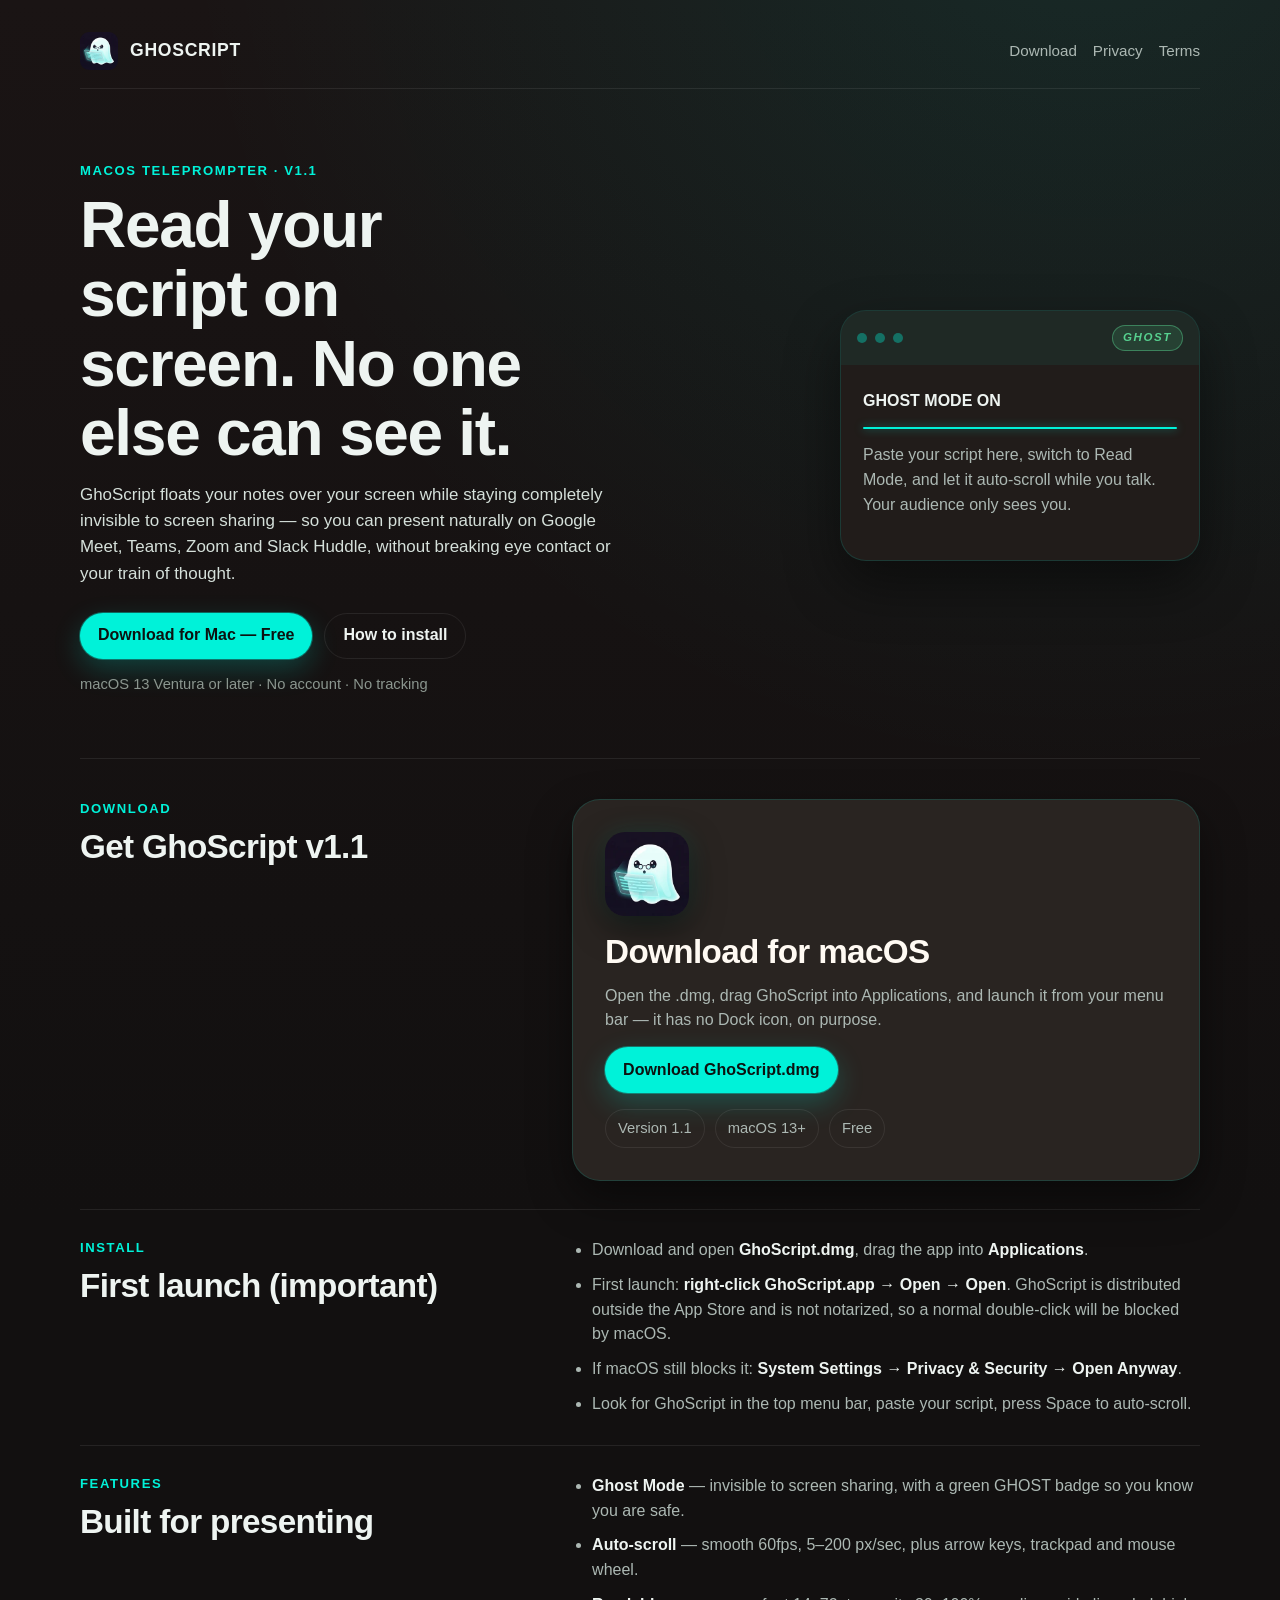
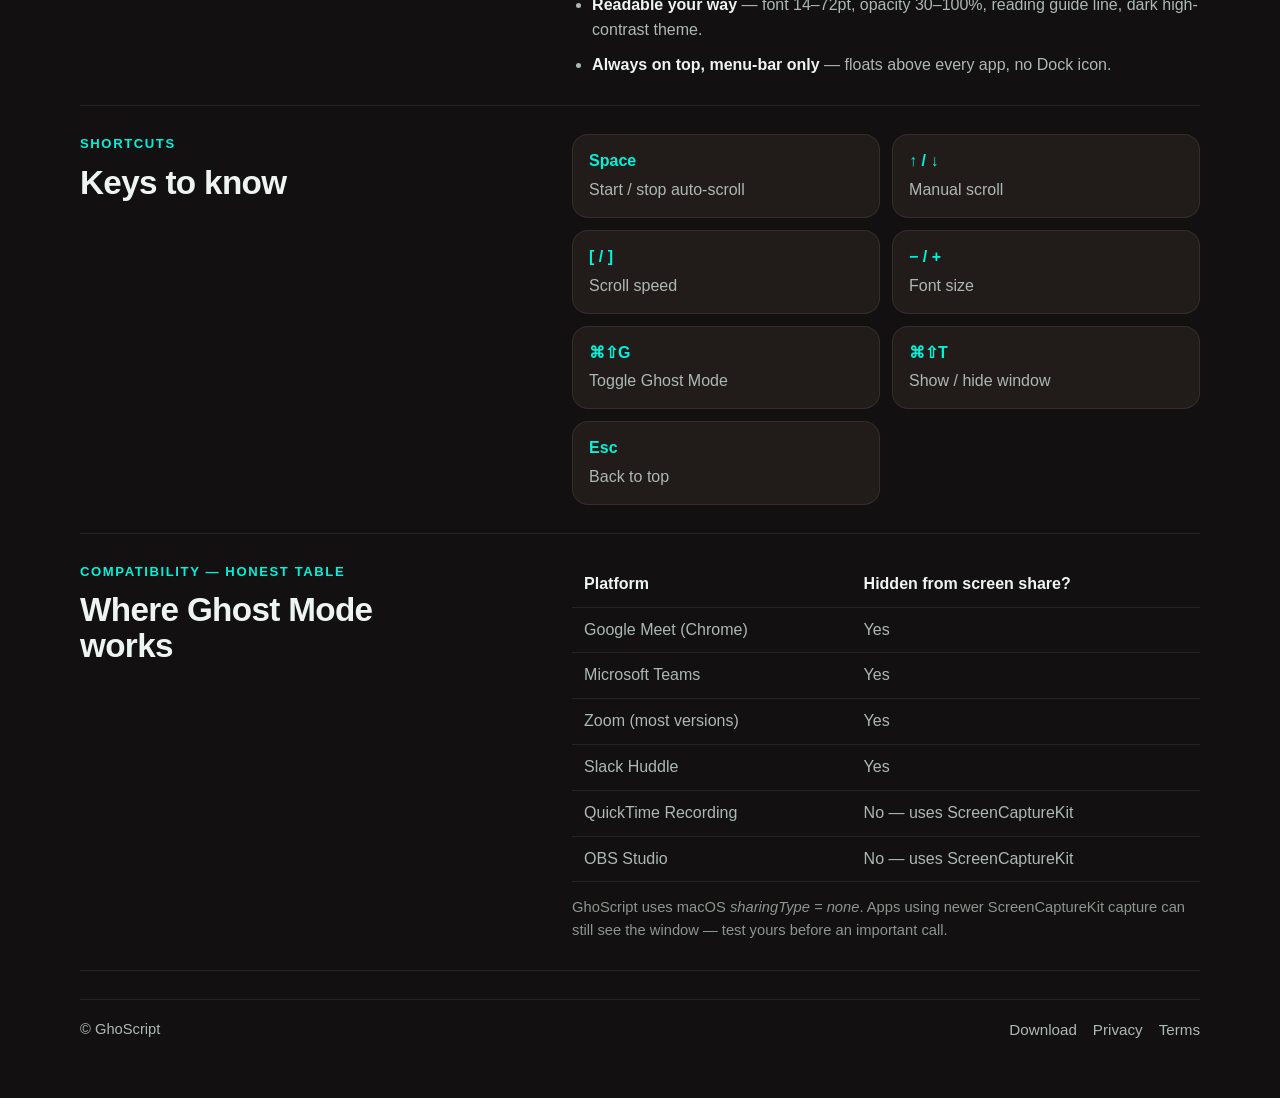
<file: index.html>
<!DOCTYPE html>
<html lang="en">
  <head>
    <meta charset="UTF-8" />
    <meta name="viewport" content="width=device-width, initial-scale=1.0" />
    <title>GhoScript — The Invisible Teleprompter for macOS</title>
    <meta name="description" content="GhoScript is an invisible macOS teleprompter. Read your script during video calls — no one on screen share can see it. Free download for macOS 13+." />
    <link rel="stylesheet" href="./styles.css" />
    <link rel="icon" type="image/png" href="[data-uri]" />
    <meta name="theme-color" content="#121010" />
  </head>
  <body>
    <div class="page-shell">
      <header class="site-header">
        <a class="brand" href="./index.html"><img src="[data-uri]" alt="GhoScript logo" />GhoScript</a>
        <nav class="site-nav">
          <a href="#download">Download</a>
          <a href="./privacy.html">Privacy</a>
          <a href="./terms.html">Terms</a>
        </nav>
      </header>
      <main>
        <section class="hero">
          <div class="hero-copy">
            <p class="eyebrow">macOS teleprompter · v1.1</p>
            <h1>Read your script on screen. No one else can see it.</h1>
            <p class="lede">GhoScript floats your notes over your screen while staying completely invisible to screen sharing — so you can present naturally on Google Meet, Teams, Zoom and Slack Huddle, without breaking eye contact or your train of thought.</p>
            <div class="hero-links">
              <a class="button button-primary" href="https://github.com/HiVannie/GhoScript-intro-website/releases/download/v1.1/GhoScript.dmg">Download for Mac — Free</a>
              <a class="button button-secondary" href="#install">How to install</a>
            </div>
            <p class="footnote" style="margin-top:14px">macOS 13 Ventura or later · No account · No tracking</p>
          </div>
          <div class="hero-panel">
            <div class="mock-window">
              <div class="mock-window-top"><span></span><span></span><span></span><em class="ghost-badge">GHOST</em></div>
              <div class="mock-window-body">
                <p>GHOST MODE ON</p>
                <div class="guide-line"></div>
                <p>Paste your script here, switch to Read Mode, and let it auto-scroll while you talk. Your audience only sees you.</p>
              </div>
            </div>
          </div>
        </section>

        <section class="info-section" id="download">
          <div class="section-heading"><p class="section-label">Download</p><h2>Get GhoScript v1.1</h2></div>
          <div class="section-body">
            <div class="download-card">
              <img class="app-icon" src="[data-uri]" alt="GhoScript app icon" />
              <h2 style="color:#fffaf3">Download for macOS</h2>
              <p>Open the .dmg, drag GhoScript into Applications, and launch it from your menu bar — it has no Dock icon, on purpose.</p>
              <a class="button button-primary" href="https://github.com/HiVannie/GhoScript-intro-website/releases/download/v1.1/GhoScript.dmg">Download GhoScript.dmg</a>
              <div class="download-meta"><span>Version 1.1</span><span>macOS 13+</span><span>Free</span></div>
            </div>
          </div>
        </section>

        <section class="info-section" id="install">
          <div class="section-heading"><p class="section-label">Install</p><h2>First launch (important)</h2></div>
          <div class="section-body">
            <ul class="feature-list">
              <li>Download and open <strong>GhoScript.dmg</strong>, drag the app into <strong>Applications</strong>.</li>
              <li>First launch: <strong>right-click GhoScript.app → Open → Open</strong>. GhoScript is distributed outside the App Store and is not notarized, so a normal double-click will be blocked by macOS.</li>
              <li>If macOS still blocks it: <strong>System Settings → Privacy &amp; Security → Open Anyway</strong>.</li>
              <li>Look for GhoScript in the top menu bar, paste your script, press Space to auto-scroll.</li>
            </ul>
          </div>
        </section>

        <section class="info-section">
          <div class="section-heading"><p class="section-label">Features</p><h2>Built for presenting</h2></div>
          <div class="section-body">
            <ul class="feature-list">
              <li><strong>Ghost Mode</strong> — invisible to screen sharing, with a green GHOST badge so you know you are safe.</li>
              <li><strong>Auto-scroll</strong> — smooth 60fps, 5–200 px/sec, plus arrow keys, trackpad and mouse wheel.</li>
              <li><strong>Readable your way</strong> — font 14–72pt, opacity 30–100%, reading guide line, dark high-contrast theme.</li>
              <li><strong>Always on top, menu-bar only</strong> — floats above every app, no Dock icon.</li>
            </ul>
          </div>
        </section>

        <section class="info-section">
          <div class="section-heading"><p class="section-label">Shortcuts</p><h2>Keys to know</h2></div>
          <div class="section-body">
            <div class="shortcut-grid">
              <div class="shortcut-item"><strong>Space</strong>Start / stop auto-scroll</div>
              <div class="shortcut-item"><strong>↑ / ↓</strong>Manual scroll</div>
              <div class="shortcut-item"><strong>[ / ]</strong>Scroll speed</div>
              <div class="shortcut-item"><strong>− / +</strong>Font size</div>
              <div class="shortcut-item"><strong>⌘⇧G</strong>Toggle Ghost Mode</div>
              <div class="shortcut-item"><strong>⌘⇧T</strong>Show / hide window</div>
              <div class="shortcut-item"><strong>Esc</strong>Back to top</div>
            </div>
          </div>
        </section>

        <section class="info-section platform-section">
          <div class="section-heading"><p class="section-label">Compatibility — honest table</p><h2>Where Ghost Mode works</h2></div>
          <div class="section-body">
            <table class="compat-table">
              <tr><th>Platform</th><th>Hidden from screen share?</th></tr>
              <tr><td>Google Meet (Chrome)</td><td>Yes</td></tr>
              <tr><td>Microsoft Teams</td><td>Yes</td></tr>
              <tr><td>Zoom (most versions)</td><td>Yes</td></tr>
              <tr><td>Slack Huddle</td><td>Yes</td></tr>
              <tr><td>QuickTime Recording</td><td>No — uses ScreenCaptureKit</td></tr>
              <tr><td>OBS Studio</td><td>No — uses ScreenCaptureKit</td></tr>
            </table>
            <p class="footnote" style="margin-top:14px">GhoScript uses macOS <em>sharingType = none</em>. Apps using newer ScreenCaptureKit capture can still see the window — test yours before an important call.</p>
          </div>
        </section>
      </main>
      <footer class="site-footer">
        <span>© GhoScript</span>
        <div class="footer-links"><a href="#download">Download</a><a href="./privacy.html">Privacy</a><a href="./terms.html">Terms</a></div>
      </footer>
    </div>
  </body>
</html>
</file>
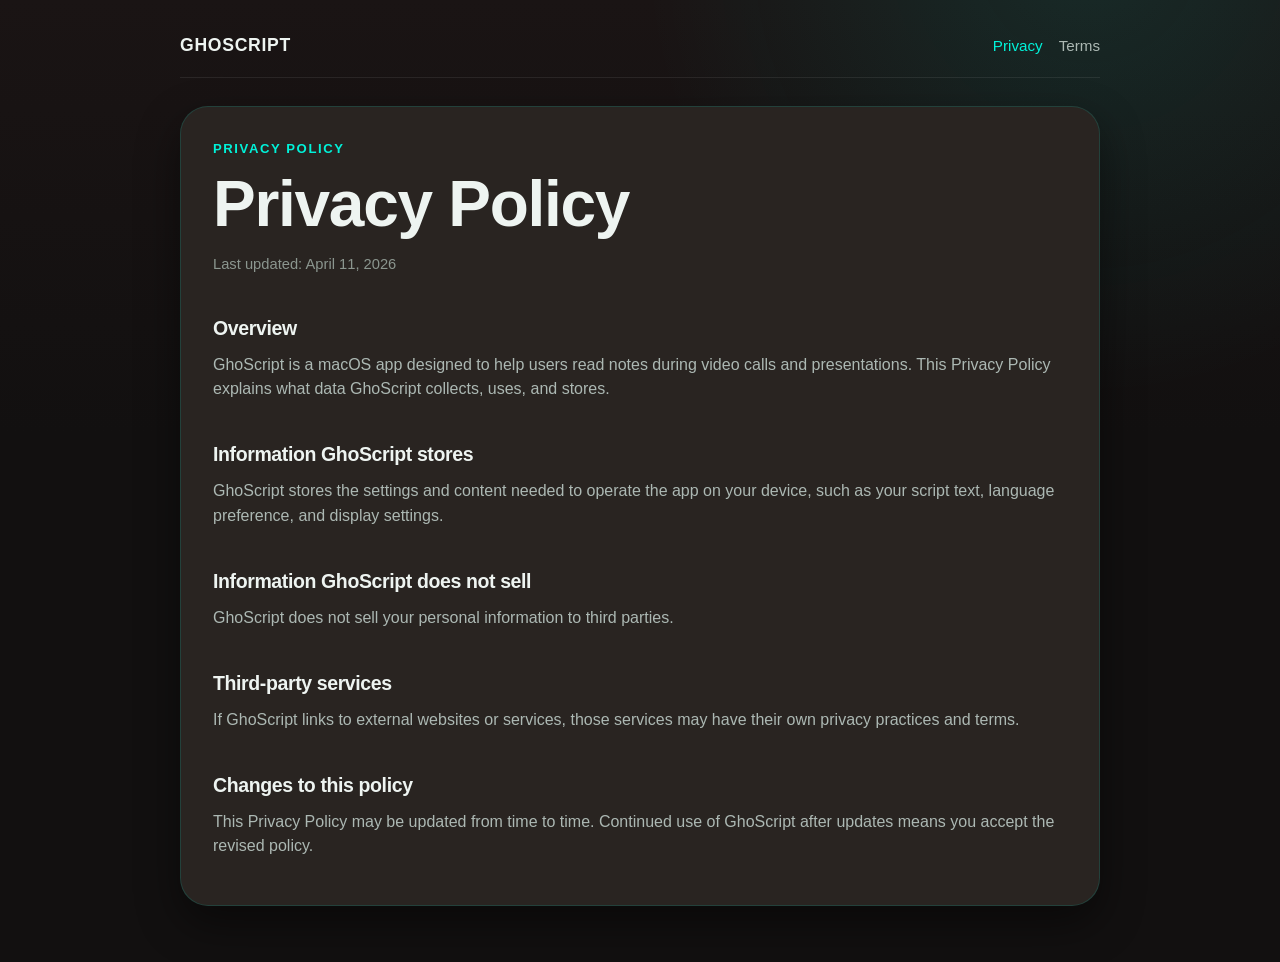
<file: privacy.html>
<!DOCTYPE html>
<html lang="en">
  <head>
    <meta charset="UTF-8" />
    <meta name="viewport" content="width=device-width, initial-scale=1.0" />
    <title>Privacy Policy | GhoScript</title>
    <link rel="stylesheet" href="./styles.css" />
  </head>
  <body>
    <div class="page-shell legal-shell">
      <header class="site-header">
        <a class="brand" href="./index.html">GhoScript</a>
        <nav class="site-nav">
          <a href="./privacy.html" aria-current="page">Privacy</a>
          <a href="./terms.html">Terms</a>
        </nav>
      </header>

      <main class="card legal-card">
        <p class="eyebrow">Privacy Policy</p>
        <h1>Privacy Policy</h1>
        <p class="legal-meta">Last updated: April 11, 2026</p>

        <h2>Overview</h2>
        <p>
          GhoScript is a macOS app designed to help users read notes during
          video calls and presentations. This Privacy Policy explains what data
          GhoScript collects, uses, and stores.
        </p>

        <h2>Information GhoScript stores</h2>
        <p>
          GhoScript stores the settings and content needed to operate the app on
          your device, such as your script text, language preference, and
          display settings.
        </p>

        <h2>Information GhoScript does not sell</h2>
        <p>
          GhoScript does not sell your personal information to third parties.
        </p>

        <h2>Third-party services</h2>
        <p>
          If GhoScript links to external websites or services, those services
          may have their own privacy practices and terms.
        </p>

        <h2>Changes to this policy</h2>
        <p>
          This Privacy Policy may be updated from time to time. Continued use of
          GhoScript after updates means you accept the revised policy.
        </p>
      </main>
    </div>
  </body>
</html>
</file>
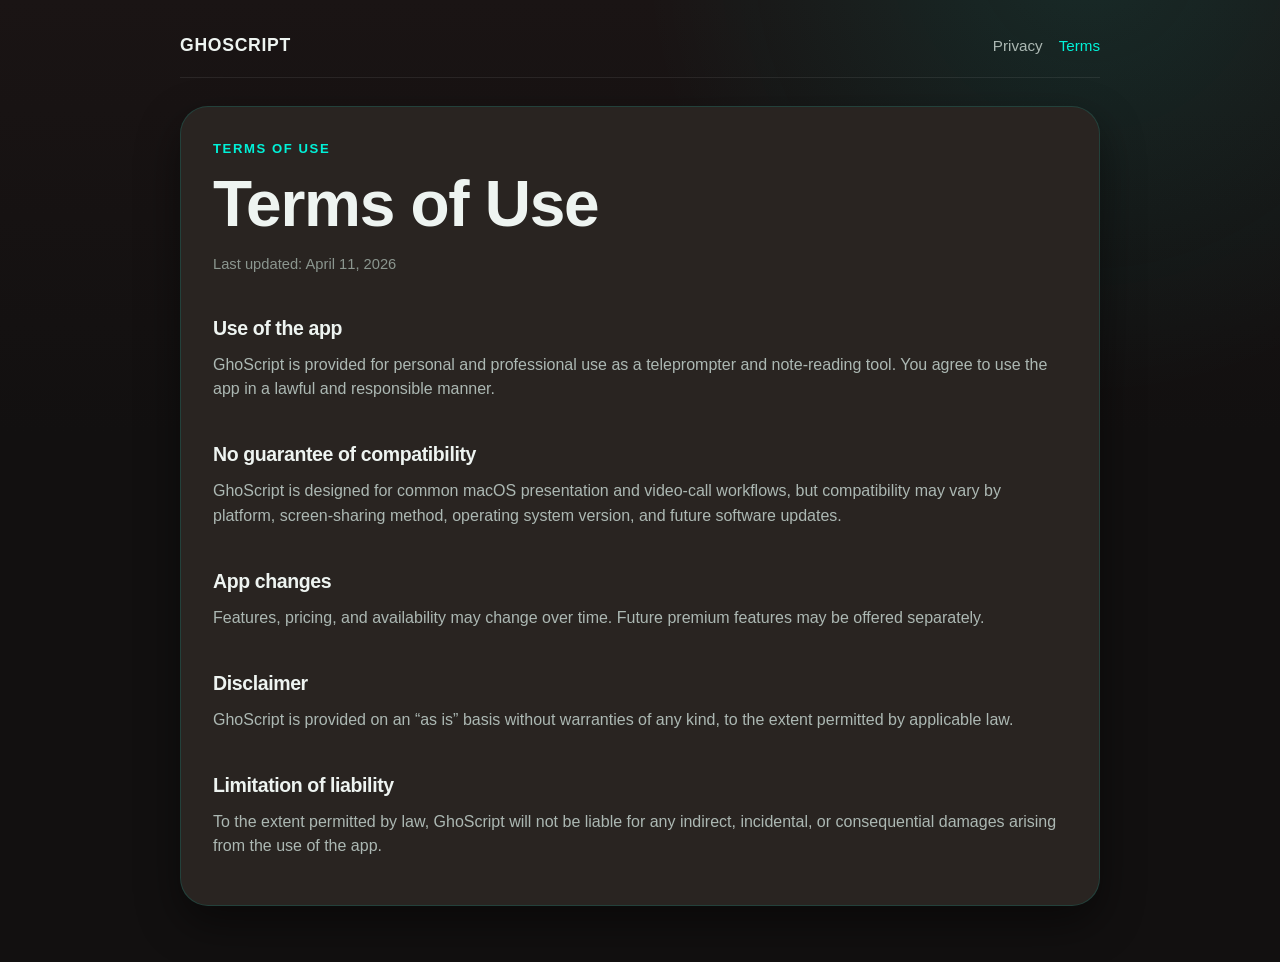
<file: terms.html>
<!DOCTYPE html>
<html lang="en">
  <head>
    <meta charset="UTF-8" />
    <meta name="viewport" content="width=device-width, initial-scale=1.0" />
    <title>Terms of Use | GhoScript</title>
    <link rel="stylesheet" href="./styles.css" />
  </head>
  <body>
    <div class="page-shell legal-shell">
      <header class="site-header">
        <a class="brand" href="./index.html">GhoScript</a>
        <nav class="site-nav">
          <a href="./privacy.html">Privacy</a>
          <a href="./terms.html" aria-current="page">Terms</a>
        </nav>
      </header>

      <main class="card legal-card">
        <p class="eyebrow">Terms of Use</p>
        <h1>Terms of Use</h1>
        <p class="legal-meta">Last updated: April 11, 2026</p>

        <h2>Use of the app</h2>
        <p>
          GhoScript is provided for personal and professional use as a
          teleprompter and note-reading tool. You agree to use the app in a
          lawful and responsible manner.
        </p>

        <h2>No guarantee of compatibility</h2>
        <p>
          GhoScript is designed for common macOS presentation and video-call
          workflows, but compatibility may vary by platform, screen-sharing
          method, operating system version, and future software updates.
        </p>

        <h2>App changes</h2>
        <p>
          Features, pricing, and availability may change over time. Future
          premium features may be offered separately.
        </p>

        <h2>Disclaimer</h2>
        <p>
          GhoScript is provided on an “as is” basis without warranties of any
          kind, to the extent permitted by applicable law.
        </p>

        <h2>Limitation of liability</h2>
        <p>
          To the extent permitted by law, GhoScript will not be liable for any
          indirect, incidental, or consequential damages arising from the use of
          the app.
        </p>
      </main>
    </div>
  </body>
</html>
</file>
<file: styles.css>
:root {
  --bg: #121010;
  --bg-2: #1a1414;
  --elevated: #211c1a;
  --card: #292421;
  --card-border: rgba(0, 242, 217, 0.14);
  --text: #eef4f1;
  --muted: #acb8b3;
  --accent: #00f2d9;
  --accent-soft: rgba(0, 242, 217, 0.10);
    --green: #57d18f;
  --cta: #00f2d9;
  --shadow: rgba(0, 0, 0, 0.45);
  --line: rgba(255, 255, 255, 0.08);
}
* { box-sizing: border-box; }
html, body { margin: 0; padding: 0; min-height: 100%; font-family: -apple-system, BlinkMacSystemFont, "SF Pro Text", "Segoe UI", sans-serif; color: var(--text); background: radial-gradient(circle at 85% -5%, rgba(0, 242, 217, 0.10), transparent 30%), linear-gradient(180deg, var(--bg-2) 0%, var(--bg) 45%); }
body { line-height: 1.55; }
main { display: grid; }
a { color: inherit; text-decoration: none; }
.page-shell { width: min(1120px, calc(100% - 32px)); margin: 0 auto; padding: 24px 0 56px; }
.site-header, .site-footer { display: flex; align-items: center; justify-content: space-between; gap: 16px; }
.site-header { margin-bottom: 28px; padding: 8px 0 18px; border-bottom: 1px solid var(--line); }
.brand { display: inline-flex; align-items: center; gap: 12px; font-size: 1.1rem; font-weight: 700; letter-spacing: 0.04em; text-transform: uppercase; }
.brand img { width: 38px; height: 38px; border-radius: 9px; display: block; }
.site-nav, .footer-links { display: flex; gap: 16px; color: var(--muted); font-size: 0.95rem; }
.site-nav a, .footer-links a { transition: color 160ms ease; }
.site-nav a:hover, .footer-links a:hover, .site-nav a[aria-current="page"] { color: var(--accent); }
.card { background: var(--card); border: 1px solid var(--card-border); border-radius: 28px; box-shadow: 0 18px 44px var(--shadow); }
.hero { display: grid; grid-template-columns: 1.2fr 0.8fr; gap: 28px; padding: 44px 0 48px; margin-bottom: 12px; border-bottom: 1px solid var(--line); }
.eyebrow, .section-label { margin: 0 0 10px; color: var(--accent); font-size: 0.82rem; font-weight: 700; text-transform: uppercase; letter-spacing: 0.12em; }
h1, h2 { margin: 0 0 14px; line-height: 1.08; font-weight: 700; letter-spacing: -0.02em; }
h1 { font-size: clamp(2.6rem, 5vw, 4.4rem); max-width: 13ch; }
h2 { font-size: clamp(1.5rem, 2.6vw, 2.1rem); }
p { margin: 0 0 14px; color: var(--muted); }
.lede { max-width: 58ch; font-size: 1.06rem; color: #d5e0da; }
.hero-links { display: flex; flex-wrap: wrap; gap: 12px; margin-top: 26px; }
.button { display: inline-flex; align-items: center; justify-content: center; min-height: 46px; padding: 0 18px; border-radius: 999px; font-weight: 600; transition: transform 160ms ease, box-shadow 160ms ease, border-color 160ms ease; }
.button-primary { background: var(--cta); color: #0c1210; box-shadow: 0 0 0 1px rgba(0,242,217,0.35), 0 10px 28px rgba(0, 242, 217, 0.22); }
.button-secondary { background: transparent; border: 1px solid var(--line); color: var(--text); }
.button:hover { transform: translateY(-1px); }
.button-secondary:hover { border-color: rgba(0,242,217,0.45); }
.hero-panel { display: flex; align-items: center; justify-content: flex-end; }
.mock-window { width: min(360px, 100%); border-radius: 26px; overflow: hidden; border: 1px solid var(--card-border); background: var(--elevated); box-shadow: 0 24px 54px var(--shadow); }
.mock-window-top { display: flex; align-items: center; gap: 8px; padding: 14px 16px; background: rgba(0, 242, 217, 0.06); }
.mock-window-top span { width: 10px; height: 10px; border-radius: 50%; background: rgba(0, 242, 217, 0.35); }
.ghost-badge { margin-left: auto; padding: 3px 10px; border-radius: 999px; background: rgba(87, 209, 143, 0.14); border: 1px solid rgba(87, 209, 143, 0.45); color: var(--green); font-size: 0.72rem; font-weight: 700; letter-spacing: 0.14em; }
.mock-window-body { padding: 24px 22px 28px; }
.mock-window-body p:first-child { color: var(--text); font-weight: 600; }
.guide-line { height: 2px; border-radius: 2px; background: var(--accent); box-shadow: 0 0 8px rgba(0,242,217,0.55); margin: 14px 0; }
.section-heading { max-width: 24rem; }
.info-section { display: grid; grid-template-columns: minmax(220px, 0.85fr) minmax(0, 1.15fr); gap: 28px; padding: 28px 0; border-bottom: 1px solid var(--line); }
.section-heading h2, .section-body > *:last-child { margin-bottom: 0; }
.feature-list { margin: 0; padding-left: 20px; color: var(--muted); }
.feature-list strong { color: var(--text); }
.feature-list li + li { margin-top: 10px; }
.section-intro { max-width: 60ch; }
.platform-grid { display: flex; flex-wrap: wrap; gap: 12px; margin: 20px 0 14px; }
.platform-pill { padding: 10px 14px; border-radius: 999px; background: var(--accent-soft); border: 1px solid rgba(0, 242, 217, 0.22); color: var(--text); font-weight: 600; }
.footnote, .legal-meta { color: #8b968f; font-size: 0.92rem; }
.site-footer { margin-top: 28px; padding-top: 18px; color: var(--muted); border-top: 1px solid var(--line); font-size: 0.92rem; }
.legal-shell { max-width: 920px; }
.legal-card { padding: 32px; background: var(--card); }
.legal-card h2 { margin-top: 28px; font-size: 1.22rem; }
.download-card { background: var(--card); color: var(--text); border: 1px solid var(--card-border); border-radius: 28px; padding: 32px; box-shadow: 0 18px 44px var(--shadow); }
.download-card p { color: var(--muted); }
.download-meta { display: flex; flex-wrap: wrap; gap: 10px; margin-top: 16px; font-size: 0.92rem; color: var(--muted); }
.download-meta span { border: 1px solid var(--line); border-radius: 999px; padding: 7px 12px; }
.shortcut-grid { display: grid; grid-template-columns: repeat(auto-fit, minmax(210px, 1fr)); gap: 12px; }
.shortcut-item { background: var(--elevated); border: 1px solid var(--line); border-radius: 16px; padding: 14px 16px; color: var(--muted); }
.shortcut-item strong { color: var(--accent); display: block; margin-bottom: 4px; }
.compat-table { width: 100%; border-collapse: collapse; color: var(--muted); }
.compat-table th, .compat-table td { padding: 10px 12px; border-bottom: 1px solid var(--line); text-align: left; }
.compat-table th { color: var(--text); }
@media (max-width: 860px) { .hero, .info-section { grid-template-columns: 1fr; } .hero { padding: 28px 0 36px; } h1 { max-width: none; } }
@media (max-width: 560px) { .page-shell { width: min(100% - 20px, 1120px); padding-top: 16px; } .site-header, .site-footer { flex-direction: column; align-items: flex-start; } .legal-card { padding: 22px; } }

.app-icon { width: 84px; height: 84px; border-radius: 20px; display: block; margin-bottom: 18px; box-shadow: 0 12px 32px rgba(0,0,0,0.5), 0 0 24px rgba(0,242,217,0.12); }
</file>
